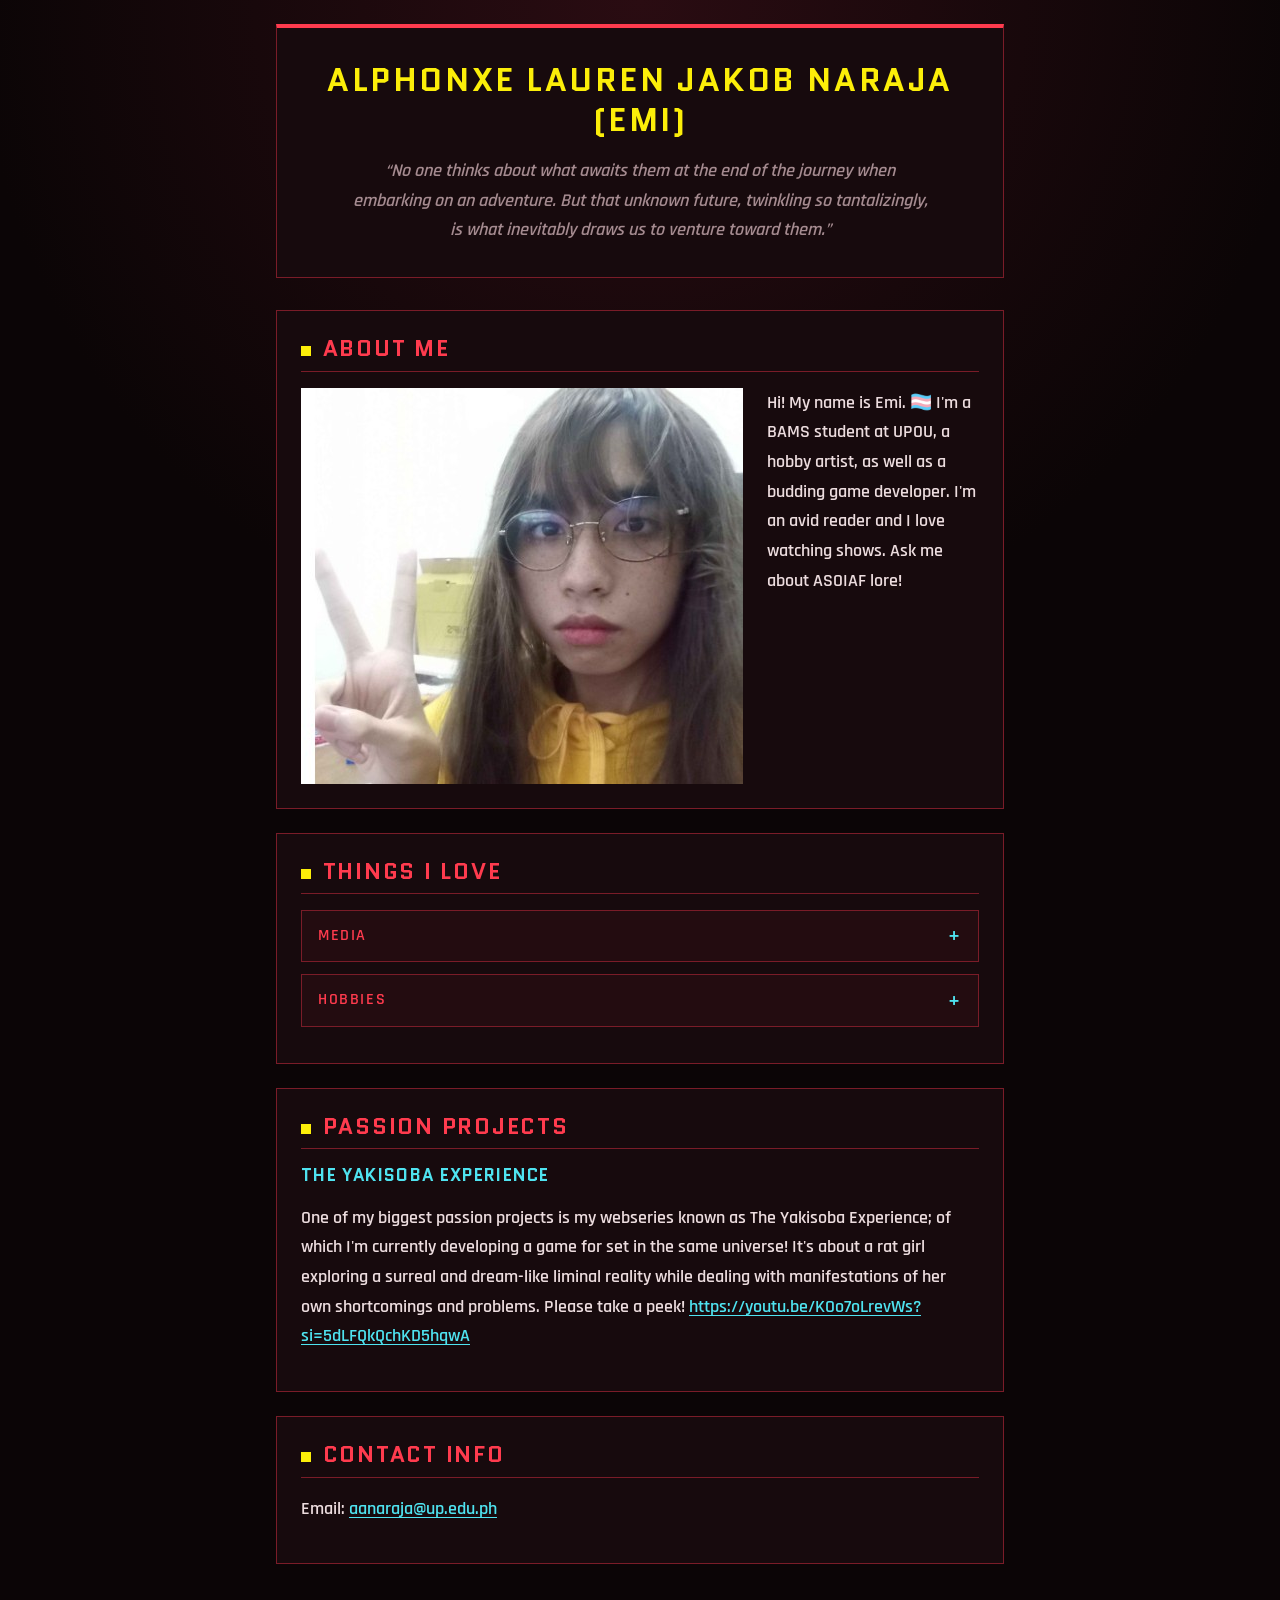
<file: index.html>
<!DOCTYPE html>
<html lang="en">
<head>
<meta charset="UTF-8">
<meta name="viewport" content="width=device-width, initial-scale=1">
<title>Emi Naraja</title>
<link rel="stylesheet" href="style.css">
</head>
<body>

  <header>
    <h1>Alphonxe Lauren Jakob Naraja (Emi)</h1>
    <p><em>“No one thinks about what awaits them at the end of the journey when embarking on an adventure. But that unknown future, twinkling so tantalizingly, is what inevitably draws us to venture toward them.”</em></p>
  </header>

  <main>

    <section id="about">
      <h2>About Me</h2>
      <div class="about-layout">
           <img src="photo.jpg">
        <div class="bio">
          <p>Hi! My name is Emi. 🏳️‍⚧️ I'm a BAMS student at UPOU, a hobby artist, as well as a budding game developer. I'm an avid reader and I love watching shows. Ask me about ASOIAF lore!</p>
        </div>
      </div>
    </section>

    <section id="loves">
      <h2>Things I Love</h2>

      <details>
        <summary>Media</summary>
        <ul>
          <li>A Song of Ice and Fire</li>
          <li>Project Moon Games (Lobotomy Corporation, Library of Ruina, Limbus Company)</li>
          <li>Works of Osamu Dazai</li>
          <li>Works of Ryuunosuke Akutagawa</li>
          <li>Mobile Suit Gundam</li>
          <li>Heaven Will Be Mine</li>
          <li>Yume Nikki</li>
          <li>Analog Horror/Internet Horror</li>
          <li>Godspeed You, Black Emperor!</li>
          <li>Silver Mt. Zion</li>
        </ul>
      </details>

      <details>
        <summary>Hobbies</summary>
        <ul>
          <li>Reading</li>
          <li>Drawing</li>
          <li>Writing</li>
          <li>Watching shows</li>
          <li>Playing indie games</li>
          <li>Building model kits</li>
        </ul>
      </details>
    </section>

    <section id="projects">
      <h2>Passion Projects</h2>
      <h3>The Yakisoba Experience</h3>
      <p>One of my biggest passion projects is my webseries known as The Yakisoba Experience; of which I'm currently developing a game for set in the same universe! It's about a rat girl exploring a surreal and dream-like liminal reality while dealing with manifestations of her own shortcomings and problems. Please take a peek! <a href="https://youtu.be/KOo7oLrevWs?si=5dLFQkQchKD5hqwA">https://youtu.be/KOo7oLrevWs?si=5dLFQkQchKD5hqwA</a></p>
    </section>

  </main>

  <footer>
    <section id="contact">
      <h2>Contact Info</h2>
      <p>Email: <a href="mailto:aanaraja@up.edu.ph">aanaraja@up.edu.ph</a></p>
    </section>
  </footer>

</body>
</html>
</file>
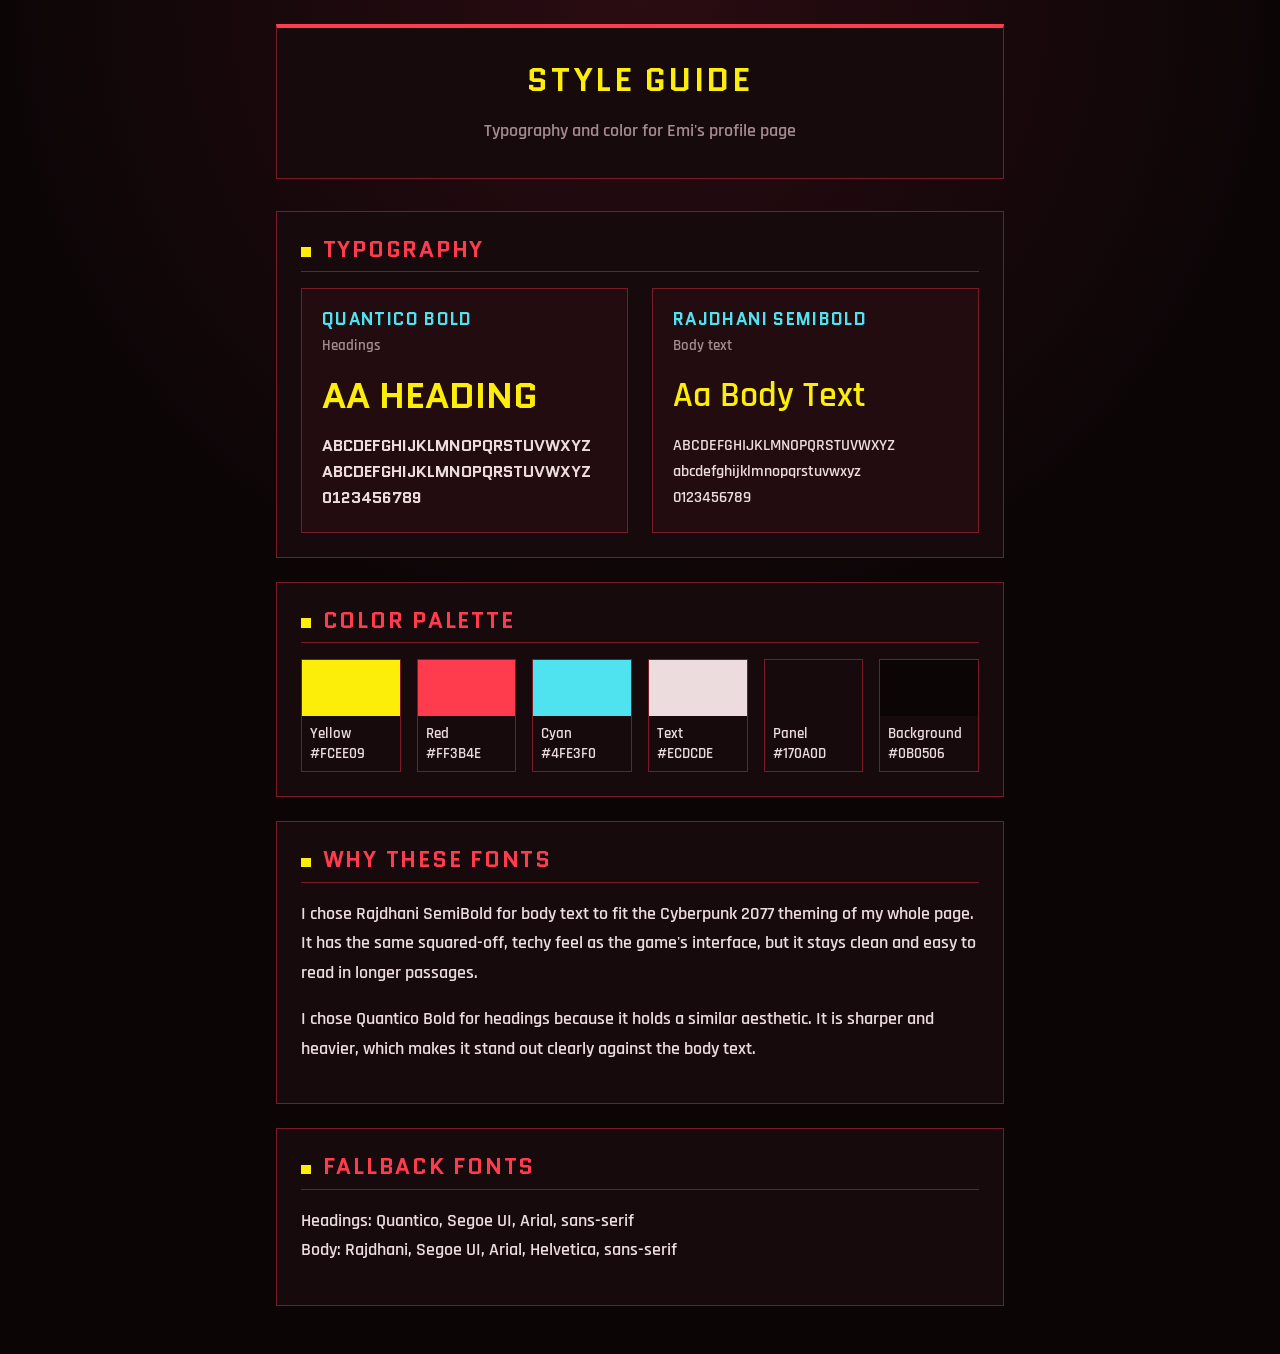
<file: style-guide.html>
<!DOCTYPE html>
<html lang="en">
<head>
<meta charset="UTF-8">
<meta name="viewport" content="width=device-width, initial-scale=1">
<title>Style Guide | Emi Naraja</title>
<link rel="stylesheet" href="style.css">
</head>
<body>

  <header>
    <h1>Style Guide</h1>
    <p>Typography and color for Emi's profile page</p>
  </header>

  <main>

    <section id="fonts">
      <h2>Typography</h2>
      <div class="specimens">

        <div class="specimen">
          <h3>Quantico Bold</h3>
          <p class="role">Headings</p>
          <p class="sample-large heading-font">Aa Heading</p>
          <p class="alphabet heading-font">ABCDEFGHIJKLMNOPQRSTUVWXYZ<br>abcdefghijklmnopqrstuvwxyz<br>0123456789</p>
        </div>

        <div class="specimen">
          <h3>Rajdhani SemiBold</h3>
          <p class="role">Body text</p>
          <p class="sample-large body-font">Aa Body Text</p>
          <p class="alphabet body-font">ABCDEFGHIJKLMNOPQRSTUVWXYZ<br>abcdefghijklmnopqrstuvwxyz<br>0123456789</p>
        </div>

      </div>
    </section>

    <section id="colors">
      <h2>Color Palette</h2>
      <div class="swatches">
        <div class="swatch"><div class="chip chip-yellow"></div><p>Yellow<br>#FCEE09</p></div>
        <div class="swatch"><div class="chip chip-red"></div><p>Red<br>#FF3B4E</p></div>
        <div class="swatch"><div class="chip chip-cyan"></div><p>Cyan<br>#4FE3F0</p></div>
        <div class="swatch"><div class="chip chip-text"></div><p>Text<br>#ECDCDE</p></div>
        <div class="swatch"><div class="chip chip-panel"></div><p>Panel<br>#170A0D</p></div>
        <div class="swatch"><div class="chip chip-bg"></div><p>Background<br>#0B0506</p></div>
      </div>
    </section>

    <section id="why">
      <h2>Why These Fonts</h2>
      <p>I chose Rajdhani SemiBold for body text to fit the Cyberpunk 2077 theming of my whole page. It has the same squared-off, techy feel as the game's interface, but it stays clean and easy to read in longer passages.</p>
      <p>I chose Quantico Bold for headings because it holds a similar aesthetic. It is sharper and heavier, which makes it stand out clearly against the body text.</p>
    </section>

  </main>

  <footer>
    <section id="fallbacks">
      <h2>Fallback Fonts</h2>
      <p>Headings: Quantico, Segoe UI, Arial, sans-serif<br>Body: Rajdhani, Segoe UI, Arial, Helvetica, sans-serif</p>
    </section>
  </footer>

</body>
</html>
</file>
<file: style.css>
@font-face {
  font-family: "Quantico";
  src: url("fonts/Quantico-Bold.ttf") format("truetype");
  font-weight: 700;
  font-style: normal;
  font-display: swap;
}

@font-face {
  font-family: "Rajdhani";
  src: url("fonts/Rajdhani-SemiBold.ttf") format("truetype");
  font-weight: 600;
  font-style: normal;
  font-display: swap;
}


:root {
  --bg: #0b0506;
  --panel: #170a0d;
  --red: #ff3b4e;
  --red-dim: #7a1c28;
  --cyan: #4fe3f0;
  --yellow: #fcee09;
  --text: #ecdcde;
  --text-dim: #a58b90;
}

* { box-sizing: border-box; }

body {
  margin: 0 auto;
  max-width: 48rem;
  padding: 1.5rem 1.25rem 3rem;
  background-color: var(--bg);
  background-image: radial-gradient(circle at 50% 0%, #2a0c12 0%, var(--bg) 60%);
  background-attachment: fixed;
  color: var(--text);
  font-family: "Rajdhani", "Segoe UI", Arial, Helvetica, sans-serif;
  font-weight: 600;
  font-size: 1.125rem;
  line-height: 1.65;
}

h1, h2, h3 {
  font-family: "Quantico", "Segoe UI", Arial, Helvetica, sans-serif;
  font-weight: 700;
  text-transform: uppercase;
  letter-spacing: 0.08em;
  line-height: 1.25;
  margin: 0 0 1rem;
}

h1 {
  font-size: 2rem;
  color: var(--yellow);
}

h2 {
  font-size: 1.375rem;
  color: var(--red);
  padding-bottom: 0.5rem;
  border-bottom: 1px solid var(--red-dim);
}

h2::before {
  content: "";
  display: inline-block;
  width: 0.6rem;
  height: 0.6rem;
  margin-right: 0.75rem;
  background-color: var(--yellow);
}

h3 {
  font-size: 1.0625rem;
  color: var(--cyan);
}

p { margin: 0 0 1rem; }

a {
  color: var(--cyan);
  text-underline-offset: 0.2rem;
  overflow-wrap: anywhere;
}

a:hover,
a:focus-visible {
  color: var(--yellow);
}


header {
  text-align: center;
  padding: 2rem 1.5rem;
  margin-bottom: 2rem;
  border: 1px solid var(--red-dim);
  border-top: 4px solid var(--red);
  background-color: var(--panel);
}

header p {
  margin: 0 auto;
  max-width: 36rem;
  font-size: 1.125rem;
  color: var(--text-dim);
}


section {
  padding: 1.5rem;
  margin-bottom: 1.5rem;
  border: 1px solid var(--red-dim);
  background-color: var(--panel);
}


.about-layout {
  display: flex;
  align-items: flex-start;
  gap: 1.5rem;
}

.photo {
  flex: 0 0 11rem;
  aspect-ratio: 3 / 4;
  display: flex;
  align-items: center;
  justify-content: center;
  border: 2px dashed var(--cyan);
  color: var(--cyan);
  font-size: 0.875rem;
  text-transform: uppercase;
  letter-spacing: 0.1em;
  text-align: center;
  background-color: rgba(79, 227, 240, 0.05);
}

.photo img {
  display: block;
  width: 100%;
  height: 100%;
  object-fit: cover;
}

.bio { flex: 1; }
.bio p:last-child { margin-bottom: 0; }


details {
  margin-bottom: 0.75rem;
  border: 1px solid var(--red-dim);
  background-color: rgba(255, 59, 78, 0.05);
}

details[open] { border-color: var(--cyan); }

summary {
  display: flex;
  justify-content: space-between;
  align-items: center;
  padding: 0.75rem 1rem;
  cursor: pointer;
  list-style: none;
  font-size: 1rem;
  font-weight: 600;
  text-transform: uppercase;
  letter-spacing: 0.1em;
  color: var(--red);
}

summary::-webkit-details-marker { display: none; }

summary::after {
  content: "+";
  font-size: 1.375rem;
  line-height: 1;
  color: var(--cyan);
}

details[open] > summary::after { content: "\2212"; }

summary:hover,
summary:focus-visible {
  color: var(--yellow);
  outline: 1px solid var(--cyan);
  outline-offset: -1px;
}

details ul {
  margin: 0;
  padding: 0.5rem 1rem 1rem 2.25rem;
}

details li {
  padding: 0.2rem 0;
}

details li::marker { color: var(--cyan); }

footer section { margin-bottom: 0; }

.specimens {
  display: flex;
  gap: 1.5rem;
}

.specimen {
  flex: 1;
  padding: 1.25rem;
  border: 1px solid var(--red-dim);
  background-color: rgba(255, 59, 78, 0.05);
}

.specimen h3 { margin-bottom: 0.25rem; }

.role {
  margin: 0 0 1rem;
  font-size: 0.9375rem;
  color: var(--text-dim);
}

.sample-large {
  margin: 0 0 1rem;
  font-size: 2.25rem;
  line-height: 1.15;
  color: var(--yellow);
}

.heading-font { font-family: "Quantico", "Segoe UI", Arial, sans-serif; font-weight: 700; text-transform: uppercase; }
.body-font { font-family: "Rajdhani", "Segoe UI", Arial, sans-serif; font-weight: 600; }

.alphabet {
  margin: 0;
  font-size: 1rem;
  color: var(--text);
  overflow-wrap: anywhere;
}

.swatches {
  display: flex;
  flex-wrap: wrap;
  gap: 1rem;
}

.swatch {
  flex: 1 1 6rem;
  border: 1px solid var(--red-dim);
}

.swatch .chip {
  height: 3.5rem;
}

.swatch p {
  margin: 0;
  padding: 0.5rem;
  font-size: 0.9375rem;
  line-height: 1.3;
}

.chip-yellow { background-color: #fcee09; }
.chip-red    { background-color: #ff3b4e; }
.chip-cyan   { background-color: #4fe3f0; }
.chip-text   { background-color: #ecdcde; }
.chip-panel  { background-color: #170a0d; }
.chip-bg     { background-color: #0b0506; }

@media (max-width: 600px) {
  body { padding: 1rem 0.75rem 2rem; }

  h1 { font-size: 1.5rem; }
  h2 { font-size: 1.25rem; }

  header, section { padding: 1.25rem 1rem; }

  .about-layout {
    flex-direction: column;
    align-items: center;
  }

  .photo {
    flex: none;
    width: 100%;
    max-width: 12rem;
  }

  .specimens { flex-direction: column; }

  .sample-large { font-size: 1.75rem; }
}
</file>
